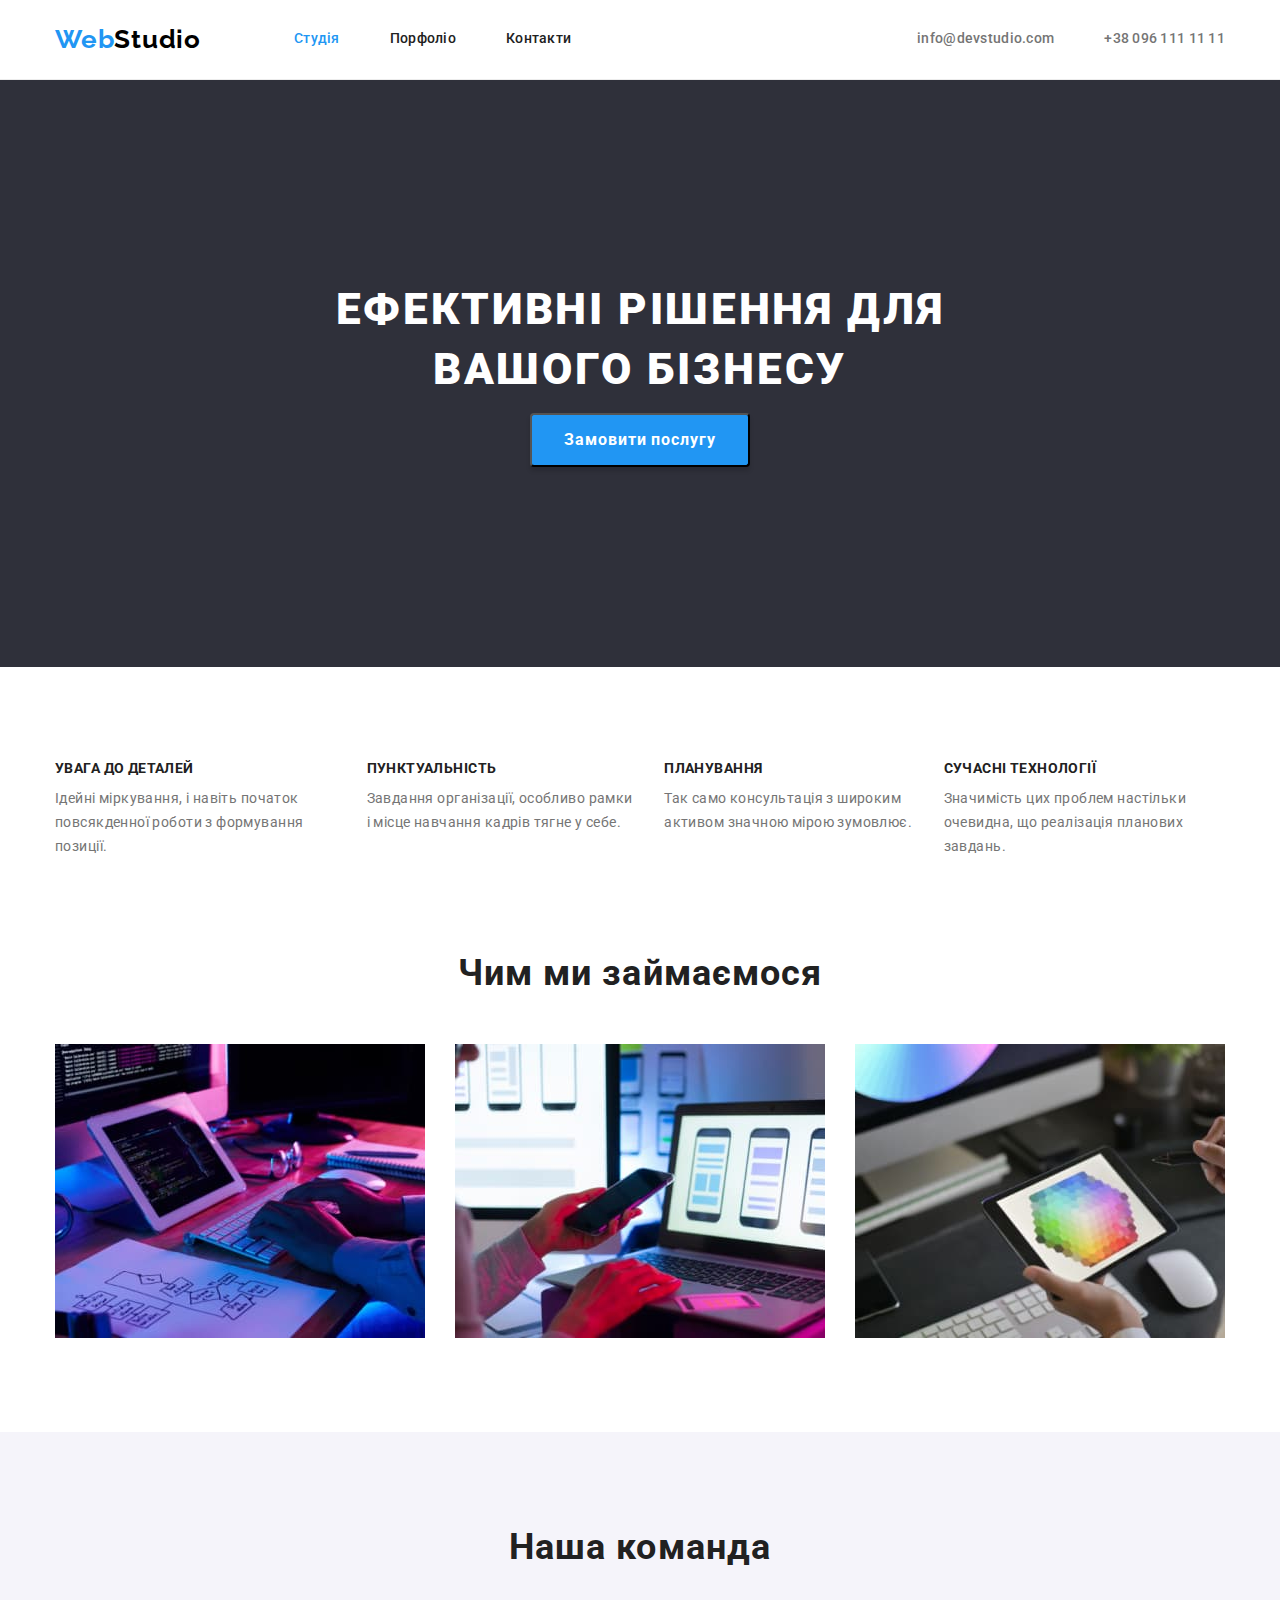
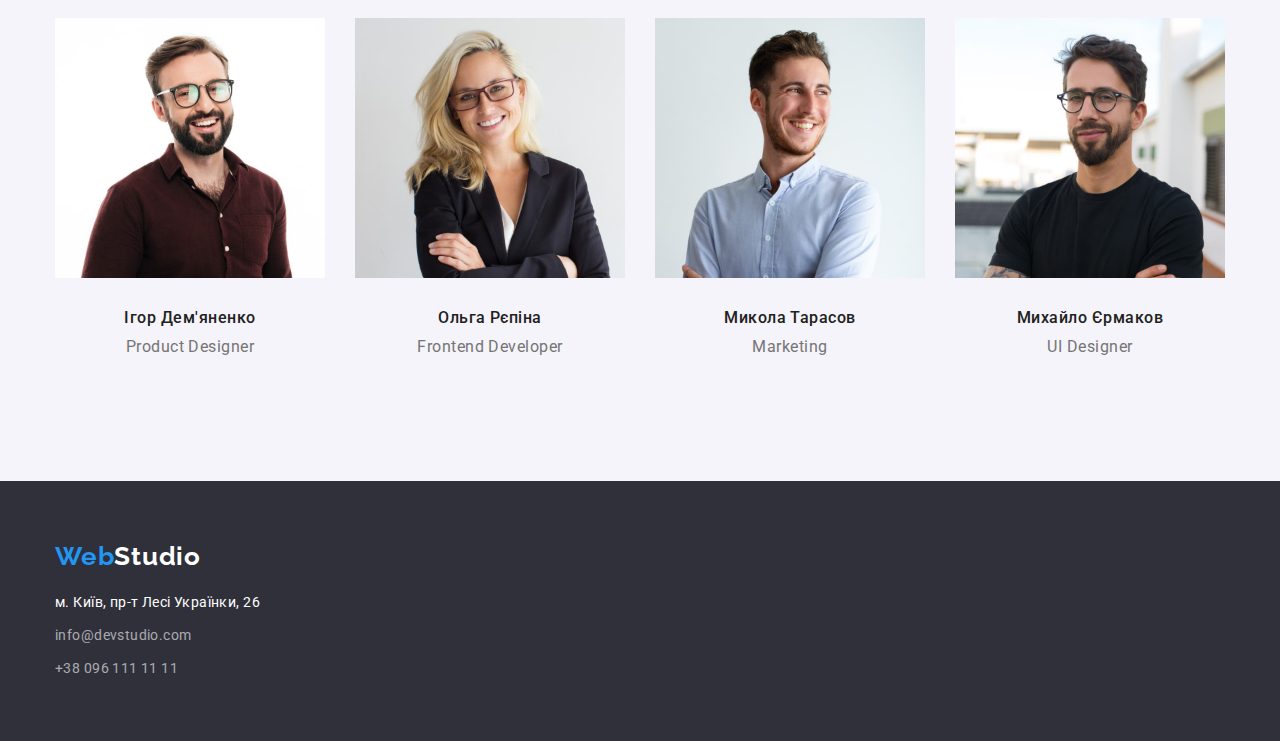
<file: index.html>
<!DOCTYPE html>
<html lang="uk">
  <head>
    <meta charset="UTF-8" />
    <title>Web Studio</title>
    <link
      rel="stylesheet"
      href="https://cdn.jsdelivr.net/npm/modern-normalize@1.1.0/modern-normalize.min.css"
    />
    <link rel="preconnect" href="https://fonts.googleapis.com" />
    <link rel="preconnect" href="https://fonts.gstatic.com" crossorigin />
    <link
      href="https://fonts.googleapis.com/css2?family=Raleway:wght@700&family=Roboto:wght@400;500;700;900&display=swap"
      rel="stylesheet"
    />
    <link rel="stylesheet" href="./css/styles.css" />
  </head>
  <body>
    <header class="header">
      <div class="container header-div">
        <nav class="header-center">
          <a class="link logo-link" href=""
            ><span class="logo-web">Web</span>Studio</a
          >
          <ul class="list menu">
            <li class="menu-item">
              <a class="link menu-nav current" href="./index.html">Студія</a>
            </li>
            <li class="menu-item">
              <a class="link menu-nav" href="./portfolio.html">Порфоліо</a>
            </li>
            <li class="menu-item">
              <a class="link menu-nav" href="">Контакти</a>
            </li>
          </ul>
        </nav>
        <ul class="list header-center">
          <li class="contacts-item">
            <a class="link header-contact" href="mailto:info@devstudio.com"
              >info@devstudio.com</a
            >
          </li>
          <li class="contacts-item">
            <a class="link header-contact" href="tel:+380961111111"
              >+38 096 111 11 11</a
            >
          </li>
        </ul>
      </div>
    </header>

    <main>
      <section class="hero unit-background section">
        <div class="container hero-container">
          <h1 class="hero-header">Ефективні рішення для вашого бізнесу</h1>
          <button class="hero-btn" type="button">Замовити послугу</button>
        </div>
      </section>

      <section class="section-advantage section">
        <div class="container">
          <h2 class="visually-hidden">Переваги компанії</h2>
          <ul class="list advantage-list">
            <li class="advantage-item">
              <h3 class="advantage-header">Увага до деталей</h3>
              <p class="advantage-paragraph">
                Ідейні міркування, і навіть початок повсякденної роботи з
                формування позиції.
              </p>
            </li>
            <li class="advantage-item">
              <h3 class="advantage-header">Пунктуальність</h3>
              <p class="advantage-paragraph">
                Завдання організації, особливо рамки і місце навчання кадрів
                тягне у себе.
              </p>
            </li>
            <li class="list advantage-item">
              <h3 class="advantage-header">Планування</h3>
              <p class="advantage-paragraph">
                Так само консультація з широким активом значною мірою зумовлює.
              </p>
            </li>
            <li class="list advantage-item">
              <h3 class="advantage-header">Сучасні технології</h3>
              <p class="advantage-paragraph">
                Значимість цих проблем настільки очевидна, що реалізація
                планових завдань.
              </p>
            </li>
          </ul>
        </div>
      </section>

      <section class="section">
        <div class="container">
          <h2 class="section-header">Чим ми займаємося</h2>
          <ul class="list activity-list">
            <li class="activity-item">
              <img
                src="./images/activity/computer.jpg"
                alt="Набор текста на комп'ютері"
                width="370"
              />
            </li>
            <li class="activity-item">
              <img
                src="./images/activity/smartphone.jpg"
                alt="Порівняння смарфона та зображень смарфонів на комп'ютері'"
                width="370"
              />
            </li>
            <li class="activity-item">
              <img
                src="./images/activity/tablet.jpg"
                alt="Малювання стилусом на планшеті"
                width="370"
              />
            </li>
          </ul>
        </div>
      </section>

      <section class="section-team">
        <div class="container">
          <h2 class="section-header">Наша команда</h2>
          <ul class="list team-list">
            <li class="team-item">
              <img
                src="./images/team/igor-demyanenko.jpg"
                alt="Ігор Дем'яненко"
                width="270"
              />
              <div class="job-caption">
                <h3 class="employee-name">Ігор Дем'яненко</h3>
                <p class="job-title" lang="en">Product Designer</p>
              </div>
            </li>
            <li class="team-item">
              <img
                src="./images/team/olga-repina.jpg"
                alt="Ольга Рєпіна"
                width="270"
              />
              <div class="job-caption">
                <h3 class="employee-name">Ольга Рєпіна</h3>
                <p class="job-title" lang="en">Frontend Developer</p>
              </div>
            </li>
            <li class="team-item">
              <img
                src="./images/team/nikolay-tarasov.jpg"
                alt="Микола Тарасов"
                width="270"
              />
              <div class="job-caption">
                <h3 class="employee-name">Микола Тарасов</h3>
                <p class="job-title" lang="en">Marketing</p>
              </div>
            </li>
            <li class="team-item">
              <img
                src="./images/team/mikhail-ermakov.jpg"
                alt="Михайло Єрмаков"
                width="270"
              />
              <div class="job-caption">
                <h3 class="employee-name">Михайло Єрмаков</h3>
                <p class="job-title" lang="en">UI Designer</p>
              </div>
            </li>
          </ul>
        </div>
      </section>
    </main>

    <footer class="footer unit-background">
      <div class="container">
        <a class="link logo-link" href=""
          ><span class="logo-web">Web</span>Studio</a
        >
        <address class="address-footer">
          <p>м. Київ, пр-т Лесі Українки, 26</p>
          <ul class="list adress-list">
            <li class="adress-items">
              <a class="link footer-contacts" href="mailto:info@devstudio.com"
                >info@devstudio.com</a
              >
            </li>
            <li class="adress-items">
              <a class="link footer-contacts" href="tel:+380961111111"
                >+38 096 111 11 11</a
              >
            </li>
          </ul>
        </address>
      </div>
    </footer>
  </body>
</html>
</file>
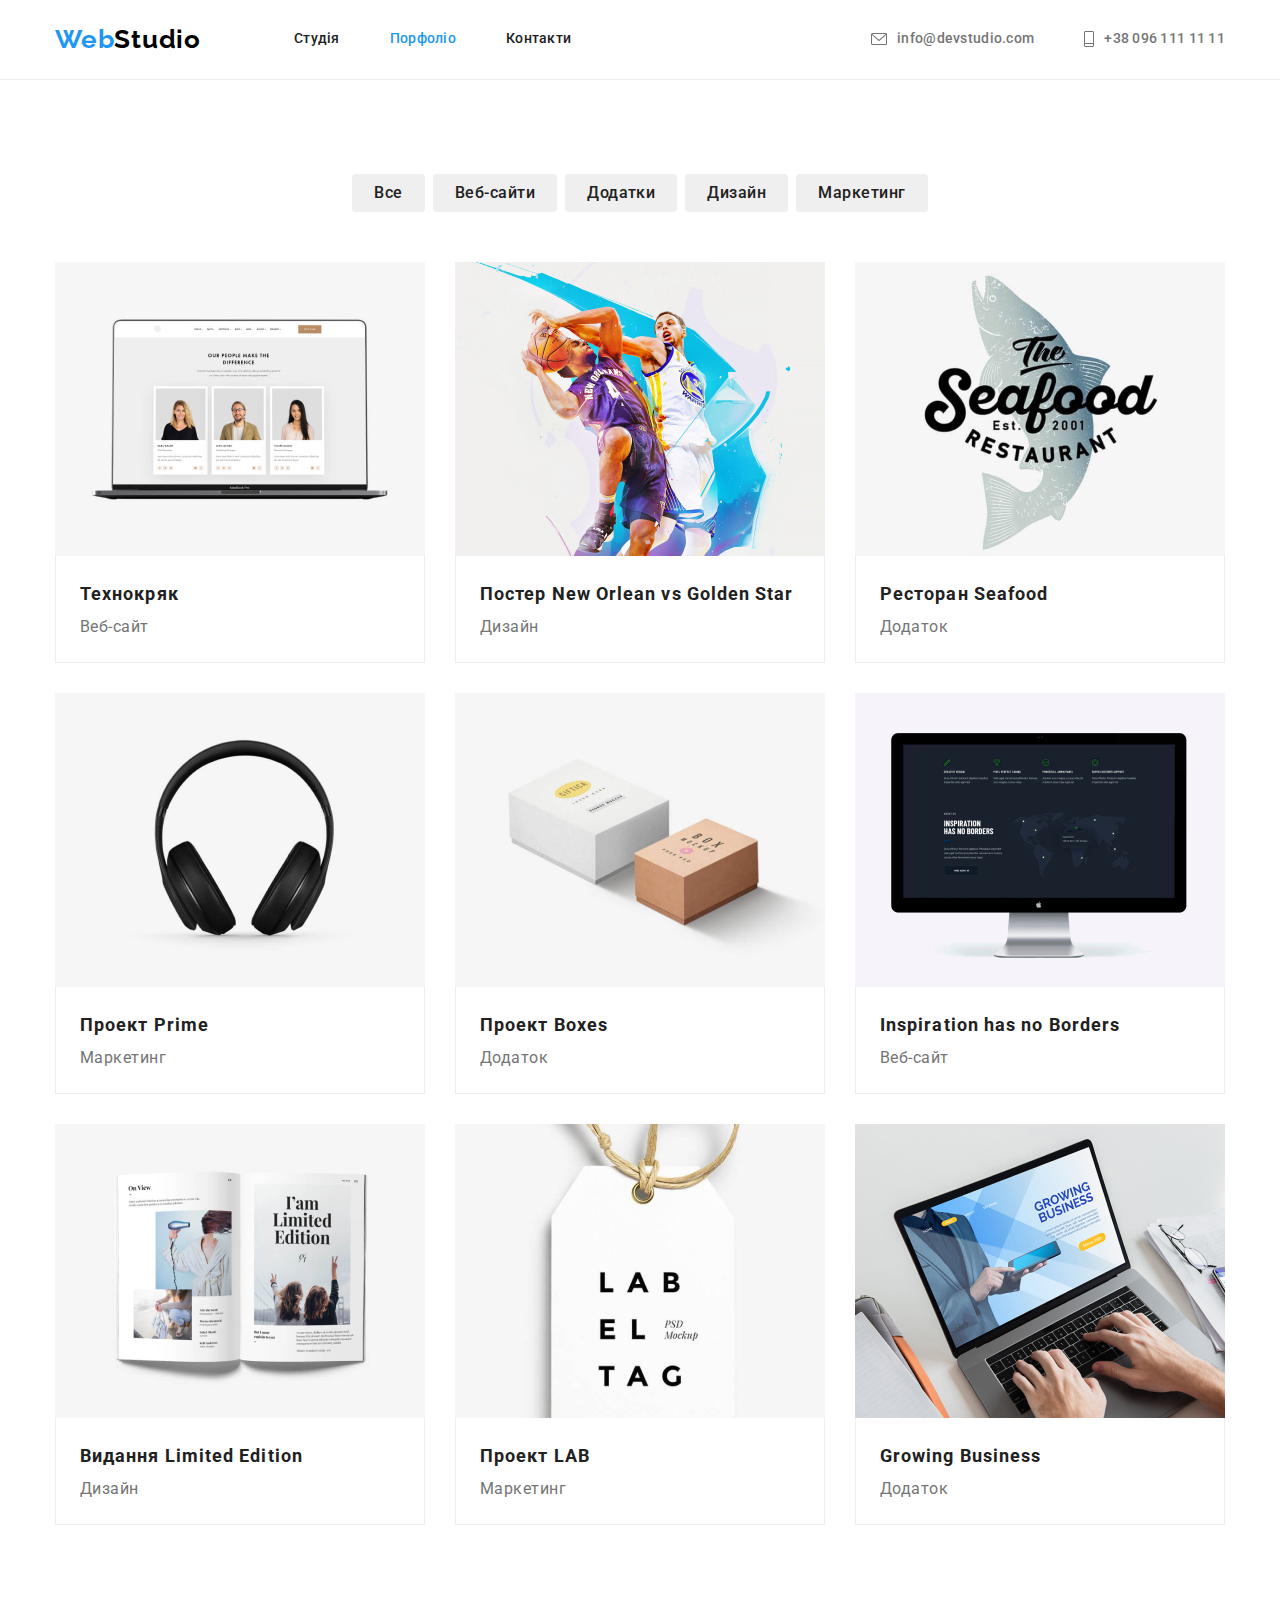
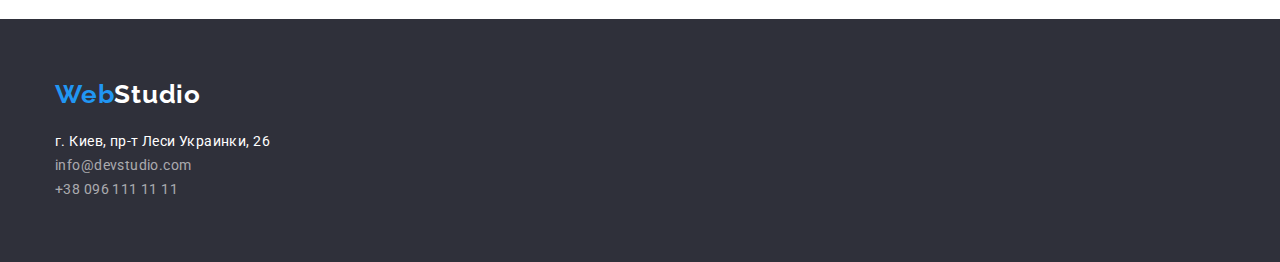
<file: portfolio.html>
<!DOCTYPE html>
<html lang="uk">
  <head>
    <meta charset="UTF-8" />
    <title>Portfolio</title>
    <link
      rel="stylesheet"
      href="https://cdn.jsdelivr.net/npm/modern-normalize@1.1.0/modern-normalize.min.css"
    />
    <link rel="preconnect" href="https://fonts.googleapis.com" />
    <link rel="preconnect" href="https://fonts.gstatic.com" crossorigin />
    <link
      href="https://fonts.googleapis.com/css2?family=Raleway:wght@700&family=Roboto:wght@400;500;700;900&display=swap"
      rel="stylesheet"
    />
    <link rel="stylesheet" href="./css/styles.css" />
  </head>
  <body>
    <header class="header">
      <div class="container header-div">
        <nav class="header-center">
          <a class="link logo-link" href=""
            ><span class="logo-web">Web</span>Studio</a
          >
          <ul class="list menu">
            <li class="menu-item">
              <a class="link menu-nav" href="./index.html">Студія</a>
            </li>
            <li class="menu-item">
              <a class="link menu-nav current" href="./portfolio.html"
                >Порфоліо</a
              >
            </li>
            <li class="menu-item">
              <a class="link menu-nav" href="">Контакти</a>
            </li>
          </ul>
        </nav>
        <ul class="list header-center">
          <li class="contacts-item">
            <div class="img-with-icon">
              <img
                class="img-with-icon-item"
                src="./images/icons/envelope-ico.svg"
                alt="Іконка електронної пошти"
              />
              <a
                class="link header-contact img-with-icon-item"
                href="mailto:info@devstudio.com"
                >info@devstudio.com</a
              >
            </div>
          </li>
          <div class="img-with-icon">
            <li class="contacts-item">
              <img
                class="img-with-icon-item"
                src="./images/icons/smart-ico.svg"
                alt="Іконка електронної пошти"
              />
              <a
                class="link header-contact img-with-icon-item"
                href="tel:+380961111111"
                >+38 096 111 11 11</a
              >
            </li>
          </div>
        </ul>
      </div>
    </header>

    <main>
      <section class="section">
        <div class="container">
          <div>
            <h1 class="visually-hidden">Фильтр</h1>
            <ul class="list filter-list">
              <li class="filter-item">
                <button class="btn" type="button">Все</button>
              </li>
              <li class="filter-item">
                <button class="btn" type="button">Веб-сайти</button>
              </li>
              <li class="filter-item">
                <button class="btn" type="button">Додатки</button>
              </li>
              <li class="filter-item">
                <button class="btn" type="button">Дизайн</button>
              </li>
              <li class="filter-item">
                <button class="btn" type="button">Маркетинг</button>
              </li>
            </ul>
          </div>
          <ul class="list samples-list">
            <li class="samples-item">
              <img
                src="./images/portfolio/techno-crack.jpg"
                alt="Технокряк"
                width="370px"
              />
              <div class="samples-caption">
                <h2 class="samples-header">Технокряк</h2>
                <p class="samples-par">Веб-сайт</p>
              </div>
            </li>
            <li class="samples-item">
              <img
                src="./images/portfolio/basket-ball.jpg"
                alt="Постер New Orlean vs Golden Star"
                width="370px"
              />
              <div class="samples-caption">
                <h2 class="samples-header">
                  Постер <span lang="en">New Orlean vs Golden Star</span>
                </h2>
                <p class="samples-par">Дизайн</p>
              </div>
            </li>
            <li class="samples-item">
              <img
                src="./images/portfolio/sea-food.jpg"
                alt="Ресторан Сіфуд"
                width="370px"
              />
              <div class="samples-caption">
                <h2 class="samples-header">
                  Ресторан <span lang="en">Seafood</span>
                </h2>
                <p class="samples-par">Додаток</p>
              </div>
            </li>
            <li class="samples-item">
              <img
                src="./images/portfolio/project-prime.jpg"
                alt="Проект Прайм"
                width="370px"
              />
              <div class="samples-caption">
                <h2 class="samples-header">
                  Проект <span lang="en">Prime</span>
                </h2>
                <p class="samples-par">Маркетинг</p>
              </div>
            </li>
            <li class="samples-item">
              <img
                src="./images/portfolio/project-boxes.jpg"
                alt="Проект Бокси"
                width="370px"
              />
              <div class="samples-caption">
                <h2 class="samples-header">
                  Проект <span lang="en">Boxes</span>
                </h2>
                <p class="samples-par">Додаток</p>
              </div>
            </li>
            <li class="samples-item">
              <img
                src="./images/portfolio/monitor.jpg"
                alt="Вдохновение не имеет границ"
                width="370px"
              />
              <div class="samples-caption">
                <h2 class="samples-header">
                  <span lang="en">Inspiration has no Borders</span>
                </h2>
                <p class="samples-par">Веб-сайт</p>
              </div>
            </li>
            <li class="samples-item">
              <img
                src="./images/portfolio/limited-edition.jpg"
                alt="Издание Лимитед Эдишн"
                width="370px"
              />
              <div class="samples-caption">
                <h2 class="samples-header">
                  Видання <span lang="en">Limited Edition</span>
                </h2>
                <p class="samples-par">Дизайн</p>
              </div>
            </li>
            <li class="samples-item">
              <img
                src="./images/portfolio/lab.jpg"
                alt="Проект ЛАБ"
                width="370px"
              />
              <div class="samples-caption">
                <h2 class="samples-header">
                  Проект <span lang="en">LAB</span>
                </h2>
                <p class="samples-par">Маркетинг</p>
              </div>
            </li>
            <li class="samples-item">
              <img
                src="./images/portfolio/growing-business.jpg"
                alt="Зростаючий бизнес"
                width="370px"
              />
              <div class="samples-caption">
                <h2 class="samples-header">
                  <span lang="en">Growing Business</span>
                </h2>
                <p class="samples-par">Додаток</p>
              </div>
            </li>
          </ul>
        </div>
      </section>
    </main>

    <footer class="footer unit-background">
      <div class="container">
        <a class="link logo-link" href=""
          ><span class="logo-web">Web</span>Studio</a
        >
        <address class="address-footer">
          <p>г. Киев, пр-т Леси Украинки, 26</p>
          <ul class="list">
            <li>
              <a class="link footer-contacts" href="mailto:info@devstudio.com"
                >info@devstudio.com</a
              >
            </li>
            <li>
              <a class="link footer-contacts" href="tel:+380961111111"
                >+38 096 111 11 11</a
              >
            </li>
          </ul>
        </address>
      </div>
    </footer>
  </body>
</html>
</file>
<file: css/styles.css>
:root {
  --primary-font: "Roboto", sans-serif;
  --secondary-font: "Raleway", sans-serif;
  --primary-text-color: #212121;
  --secondary-text-color: #757575;
  --accent-color: #2196f3;
}

/* ================== reset the defaults ================== */

h1,
h2,
h3,
h4,
h5,
h6,
p {
  margin-top: 0;
  margin-bottom: 0;
}

ul,
ol {
  margin-top: 0;
  margin-bottom: 0;
  padding-left: 0;
}

img {
  display: block;
}

address {
  font-style: normal;
}

button {
  cursor: pointer;
}

.list {
  list-style: none;
}

.link {
  text-decoration: none;
}

/* ================== /reset the defaults ================== */

/* ================== body ================== */
body {
  font-family: var(--primary-font);
  font-size: 14px;
  color: var(--primary-text-color);
}
/* ================== /body ================== */

/* ================== components ================== */
.visually-hidden {
  position: absolute;
  width: 1px;
  height: 1px;
  margin: -1px;
  border: 0;
  padding: 0;
  white-space: nowrap;
  clip-path: inset(100%);
  clip: rect(0 0 0 0);
  overflow: hidden;
}

.container {
  width: 1200px;
  margin-left: auto;
  margin-right: auto;
  padding-left: 15px;
  padding-right: 15px;
}

.logo-link {
  font-family: var(--secondary-font);
  font-weight: 700;
  font-size: 26px;
  line-height: 1.19;
  letter-spacing: 0.03em;
  color: #000000;
}

.logo-web {
  color: var(--accent-color);
}

.unit-background {
  background: #2f303a;
}

.section {
  padding-top: 94px;
  padding-bottom: 94px;
}
/* ================== /components ================== */

/* ================== header ================== */

.section-header {
  font-weight: 700;
  font-size: 36px;
  line-height: 42px;
  text-align: center;
  letter-spacing: 0.03em;
}

.header {
  border-bottom: 1px solid #ececec;
}

.header-div {
  display: flex;
  justify-content: space-between;

  padding-top: 24px;
  padding-bottom: 24px;

  font-weight: 500;
  line-height: 1.14;
  letter-spacing: 0.02em;
}

.header-center {
  display: flex;
  align-items: center;
}

.menu {
  display: flex;
  /* margin-top: 32px;
  margin-bottom: 32px; */
  margin-left: 93px;
}

.menu-item:not(:first-child) {
  margin-left: 50px;
}

.menu-nav {
  padding-top: 32px;
  padding-bottom: 32px;
  color: var(--primary-text-color);
}

.current {
  color: var(--accent-color);
}
.menu-nav:hover,
.menu-nav:focus {
  color: var(--accent-color);
}

.header-contact {
  color: var(--secondary-text-color);
}

.header-contact:hover,
.header-contact:focus {
  color: var(--accent-color);
}

.contacts-item {
  display: flex;
}

.contacts-item:last-child {
  margin-left: 50px;
}
.img-with-icon {
  display: flex;
}

.img-with-icon-item:not(:first-child) {
  margin-left: 10px;
}

/* ================== /header ================== */

/* ================== hero ================== */

.hero {
  padding-top: 200px;
  padding-bottom: 200px;

  font-weight: 900;
  font-size: 44px;
  line-height: 1.37;

  text-align: center;
  letter-spacing: 0.06em;
  text-transform: uppercase;

  color: #ffffff;
}

.hero-header {
  width: 696px;
  margin-left: auto;
  /* margin-bottom: 30px; */
  margin-right: auto;

  font-weight: 900;
  font-size: 44px;
  line-height: 1.36;

  text-align: center;
  letter-spacing: 0.06em;
  text-transform: uppercase;
}

.hero-container {
  /* display: flex;
  flex-direction: column;
  justify-content: center;
  align-items: center; */
}

.hero-btn {
  padding-top: 10px;
  padding-right: 32px;
  padding-bottom: 10px;
  padding-left: 32px;

  background: var(--accent-color);
  box-shadow: 0px 4px 4px rgba(0, 0, 0, 0.15);
  border-radius: 4px;

  font-family: inherit;
  font-weight: 700;
  font-size: 16px;
  text-align: center;
  line-height: 1.88;

  letter-spacing: 0.06em;

  color: #ffffff;
}

.hero-btn:hover,
.hero-btn:focus {
  color: #ffffff;
  background: #188ce8;
}

/* ================== /hero ================== */

/* ================== section-advantage ================== */
.section-advantage {
  padding-bottom: 0;
}

.advantage-list {
  display: flex;
}

.advantage-item:not(:first-child) {
  margin-left: 30px;
}

.advantage-header {
  font-size: 14px;
  font-weight: 700;
  line-height: 1.14;
  letter-spacing: 0.03em;
  text-transform: uppercase;
}

.advantage-paragraph {
  margin-top: 10px;
  line-height: 1.71;
  letter-spacing: 0.03em;

  color: var(--secondary-text-color);
}
/* ================== /section-advantage ================== */

/* ================== section-activity ================== */

.activity-list {
  display: flex;
  margin-top: 50px;
}

.activity-item:not(:first-child) {
  margin-left: 30px;
}
/* ================== /section-activity ================== */

/* ================== section-team ================== */
.section-team {
  padding-top: 94px;
  padding-bottom: 94px;

  background-color: #f5f4fa;
}

.team-list {
  display: flex;
  justify-content: space-between;
  margin-top: 50px;
}

.team-item {
  /* display: flex;
  flex-direction: column; */

  text-align: center;
}

.employee-name {
  /* margin-top: 30px; */

  font-weight: 500;
  font-size: 16px;
  line-height: 1.19;

  letter-spacing: 0.03em;
}

.job-title {
  margin-top: 10px;
  /* margin-bottom: 30px; */

  font-size: 16px;
  line-height: 1.19;

  letter-spacing: 0.03em;

  color: var(--secondary-text-color);
}

.job-caption {
  padding-top: 30px;
  padding-bottom: 30px;

  text-align: center;
}
/* ================== /section-team ================== */

/* ================== footer ================== */

.footer {
  padding-top: 60px;
  padding-bottom: 60px;
}

.footer .logo-link {
  color: #ffffff;
}
.address-footer {
  margin-top: 20px;

  font-style: normal;
  font-weight: 400;
  line-height: 1.71;
  letter-spacing: 0.03em;

  color: #ffffff;
}

.adress-list {
  margin-top: 9px;
}
.adress-items:not(:first-child) {
  margin-top: 9px;
}
.footer-contacts {
  color: rgba(255, 255, 255, 0.6);
}
/* ================== /footer ================== */

/* ================== portfolio ================== */

.btn {
  padding-top: 6px;
  padding-bottom: 6px;

  padding-left: 22px;
  padding-right: 22px;

  border: none;
  border-radius: 4px;

  font-family: inherit;
  font-weight: 500;
  font-size: 16px;
  line-height: 1.62;

  text-align: center;
  letter-spacing: 0.03em;

  color: var(--primary-text-color);
}

.btn:hover,
.btn:focus {
  background-color: var(--accent-color);
  color: #ffffff;
}

.btn:not(:first-child) {
  margin-left: 8px;
}

.filter-list {
  display: flex;
  justify-content: center;
}

.filter-item:not(:first-child) {
  margin-left: 8px;
}

.samples-list {
  display: flex;
  flex-wrap: wrap;

  margin-top: 50px;
}

.samples-item {
  margin-right: 30px;
  margin-bottom: 30px;

  width: 370px;
}

.samples-item > img {
  display: block;
  max-width: 100%;
  height: auto;
}

.samples-item:nth-child(3n) {
  margin-right: 0;
}

.samples-item:nth-last-child(-n + 3) {
  margin-bottom: 0;
}

.samples-header {
  font-weight: 700;
  font-size: 18px;
  line-height: 2;

  letter-spacing: 0.06em;

  color: var(--primary-text-color);
}

.samples-par {
  font-size: 16px;
  line-height: 1.88;

  letter-spacing: 0.03em;

  color: var(--secondary-text-color);
}

.samples-caption {
  padding-top: 20px;
  padding-bottom: 20px;

  padding-left: 24px;
  padding-right: 24px;

  border-bottom: 1px solid #eee;

  border-left: 1px solid #eee;
  border-right: 1px solid #eee;
}
/* ================== /portfolio ================== */
</file>
